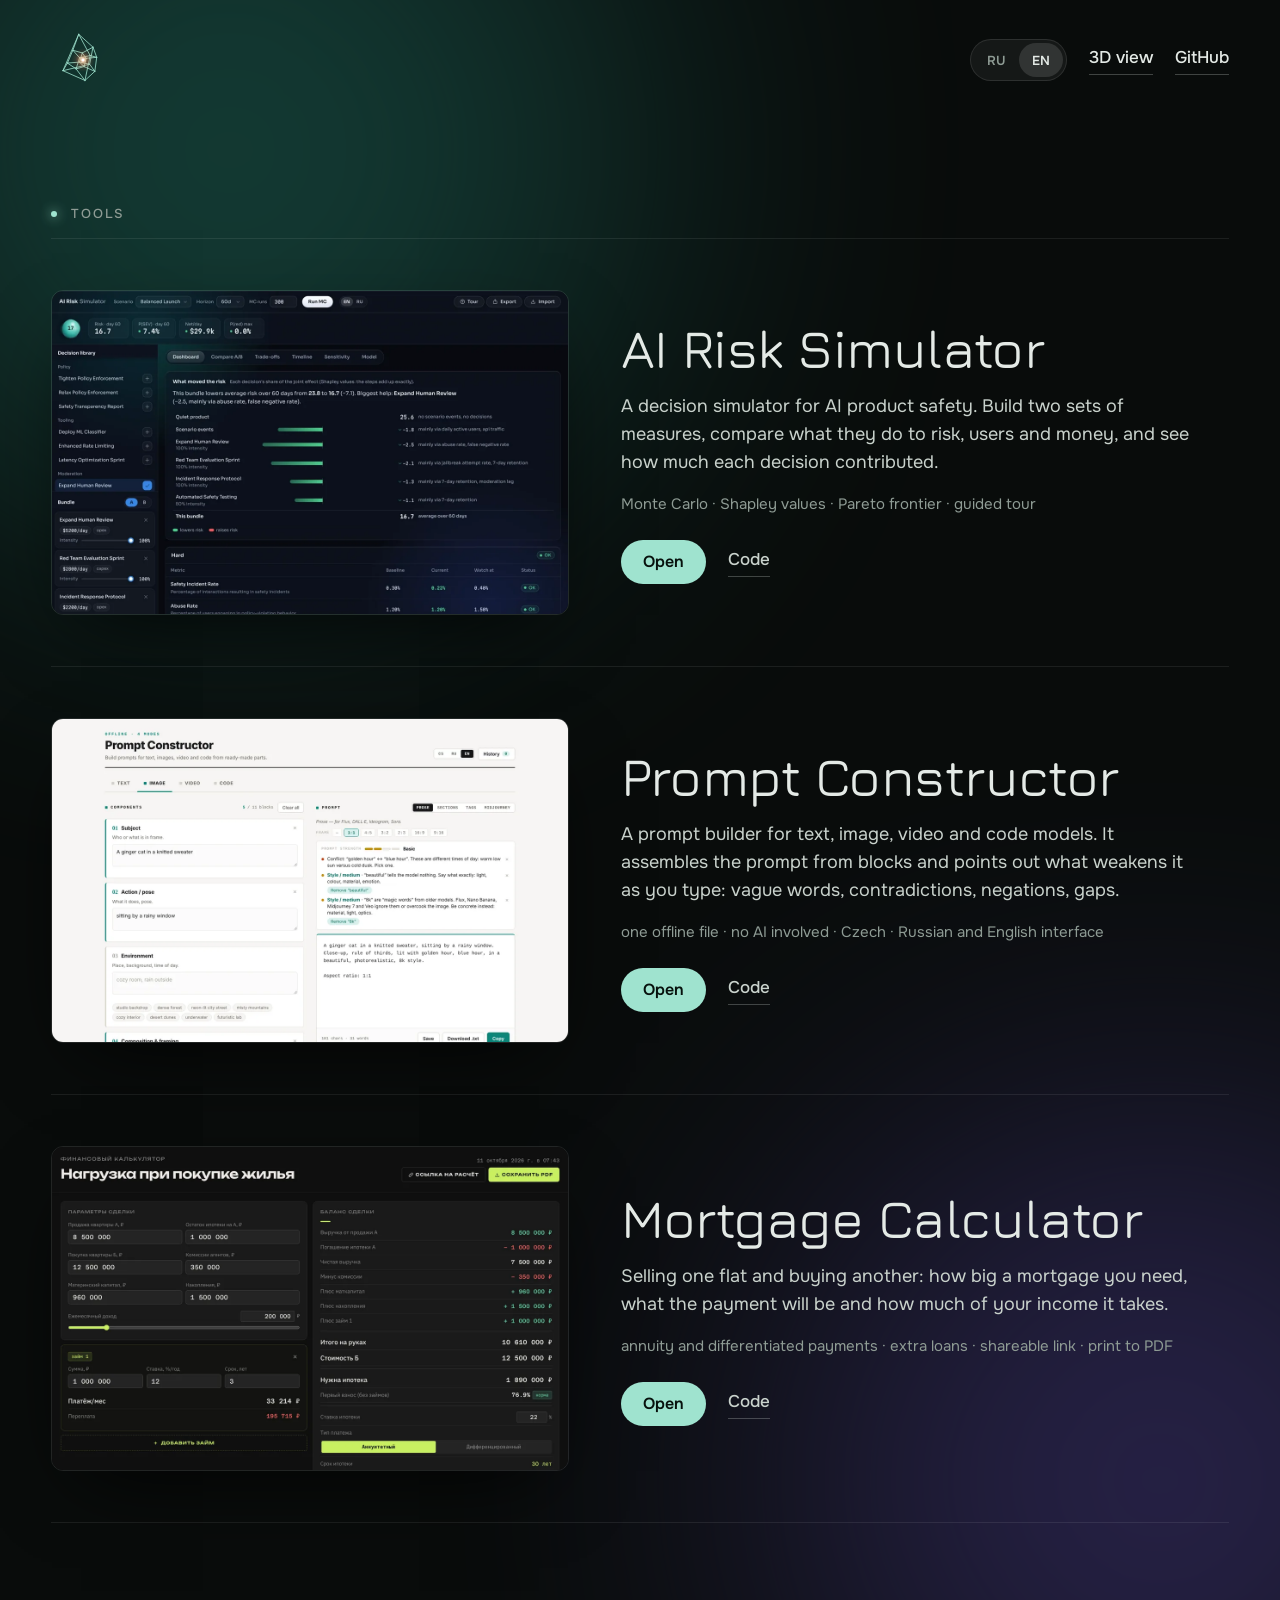
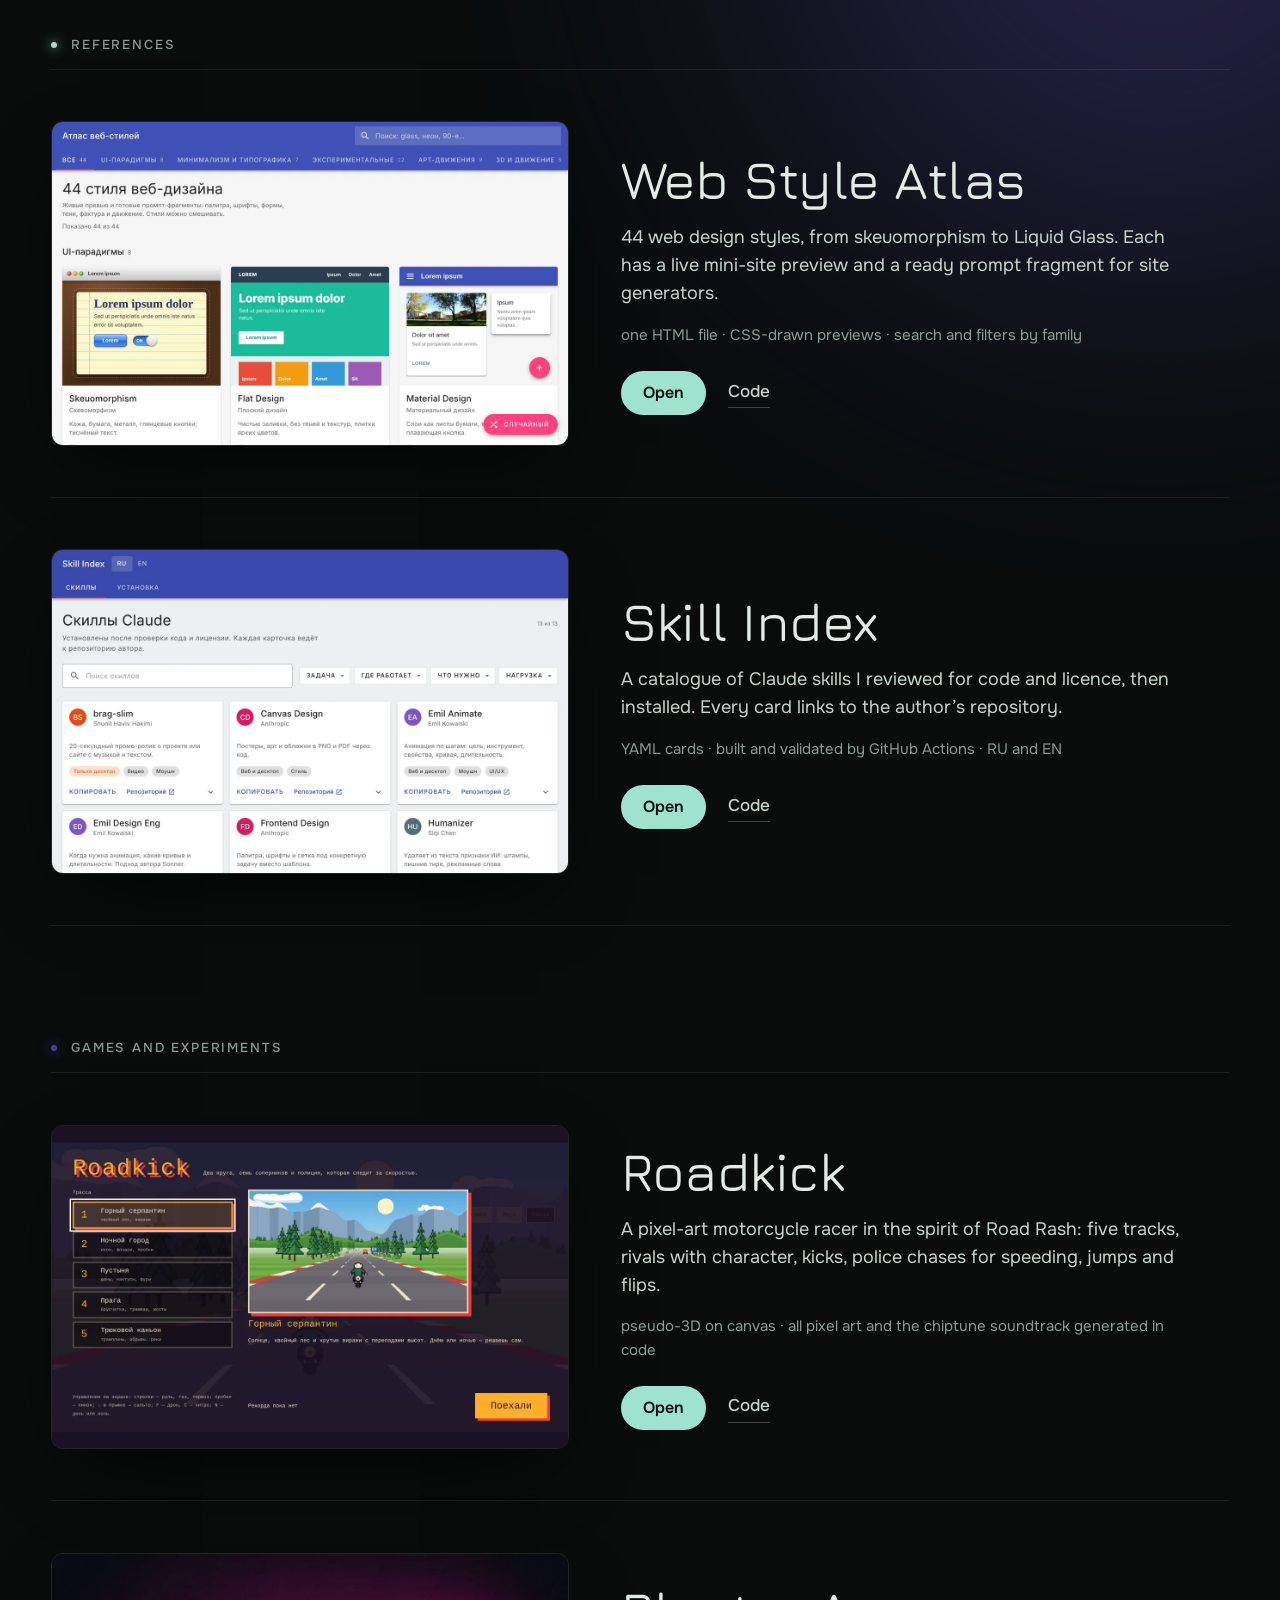
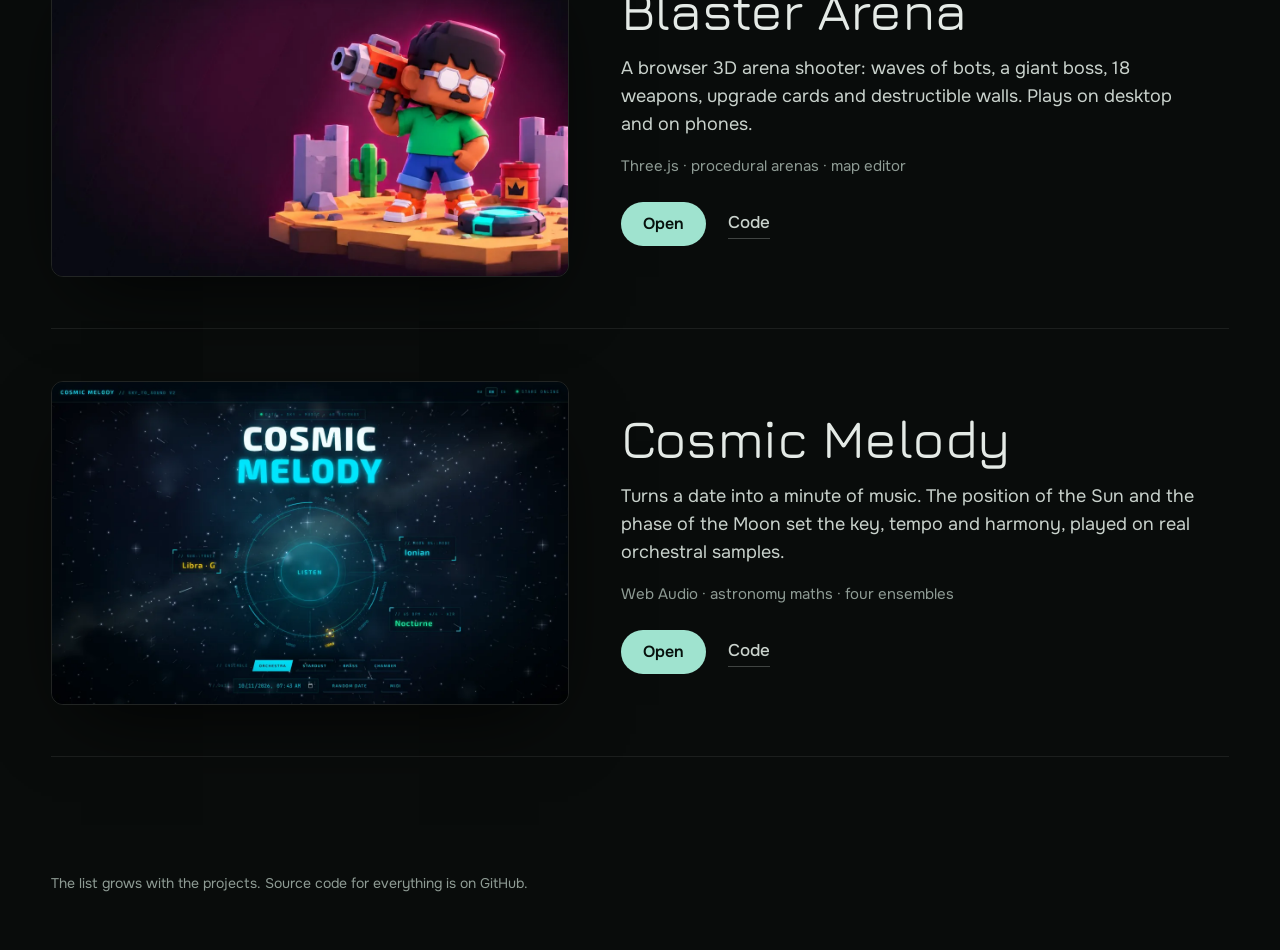
<file: classic.html>
<!DOCTYPE html>
<html lang="ru">
<head>
<meta charset="UTF-8">
<meta name="viewport" content="width=device-width, initial-scale=1.0">
<title>OZ — playground</title>
<meta name="description" content="Разные штуки, которые OZ делает в свободное время. Всё работает прямо в браузере.">
<meta property="og:title" content="OZ — playground">
<meta property="og:description" content="Инструменты, симуляторы и игры, которые работают прямо в браузере.">
<meta property="og:image" content="https://oz-the-magician.github.io/playground/img/ai-risk.webp">
<meta name="theme-color" content="#090C0B">
<link rel="icon" href="favicon.svg" type="image/svg+xml">
<link rel="preconnect" href="https://fonts.googleapis.com">
<link rel="preconnect" href="https://fonts.gstatic.com" crossorigin>
<link href="https://fonts.googleapis.com/css2?family=Onest:wght@400;500;600&family=Jura:wght@500;600&display=swap" rel="stylesheet">
<link rel="stylesheet" href="style.css">
</head>
<body>
<div class="ambient" aria-hidden="true"><div class="glow glow-a"></div><div class="glow glow-b"></div></div>

<header class="top">
  <a class="mark" href="classic.html" aria-label="OZ, главная"><svg class="tess" viewBox="0 0 64 64" aria-hidden="true"></svg></a>
  <nav class="top-nav" aria-label="Настройки и ссылки">
    <div class="lang" role="group" aria-label="Язык / Language">
      <button type="button" data-lang="ru" aria-pressed="true">RU</button>
      <button type="button" data-lang="en" aria-pressed="false">EN</button>
    </div>
    <a class="top-link" href="./">3D view</a>
    <a class="top-link" href="https://github.com/oz-the-magician">GitHub</a>
  </nav>
</header>

<main>

  <div id="projects"></div>
</main>

<footer class="foot">
  <p data-i18n="foot">Список обновляется вместе с проектами. Исходники всех работ — на GitHub.</p>
</footer>

<script type="module" src="app.js"></script>
<script src="mark.js"></script>
</body>
</html>
</file>
<file: style.css>
/* OZ — playground. Dark ambient: near-black green ground, two soft glows, mint only for what you can click. */
:root {
  color-scheme: dark;
  --ground:  #090C0B;
  --ink:     #E4EAE6;
  --ink-2:   #C9D2CC;
  --muted:   #8E9B94;
  --rule:    rgba(255, 255, 255, 0.08);
  --frame:   rgba(255, 255, 255, 0.10);
  --accent:  #9FE3CF;
  --on-accent: #07110D;
  --glow-a:  #1F6F62;
  --glow-b:  #4B3C8F;
  --display: 'Jura', 'Onest', sans-serif;
  --text:    'Onest', system-ui, sans-serif;
  --gutter: clamp(16px, 4vw, 56px);
}

*, *::before, *::after { box-sizing: border-box; }
html { -webkit-text-size-adjust: 100%; background: var(--ground); }
body {
  margin: 0;
  min-height: 100vh;
  background: var(--ground);
  color: var(--ink);
  font: 400 17px/1.55 var(--text);
  position: relative;
  overflow-x: hidden;
}
a { color: inherit; }
img { display: block; max-width: 100%; height: auto; }
:focus-visible { outline: 2px solid var(--accent); outline-offset: 3px; border-radius: 4px; }

/* ambient light */
.ambient { position: absolute; inset: 0; overflow: hidden; pointer-events: none; z-index: 0; }
.glow { position: absolute; border-radius: 50%; pointer-events: none; opacity: .45; z-index: 0; }
.glow-a { top: -260px; left: -180px; width: 820px; height: 820px; background: var(--glow-a); filter: blur(140px); }
.glow-b { top: 1100px; right: -260px; width: 760px; height: 760px; background: var(--glow-b); filter: blur(150px); }

.top, main, .foot { position: relative; z-index: 1; max-width: 1320px; margin: 0 auto; padding-left: var(--gutter); padding-right: var(--gutter); }

/* top bar */
.top { display: flex; align-items: center; justify-content: space-between; gap: 16px; flex-wrap: wrap; padding-top: 28px; }
.mark { font: 600 26px/1 var(--display); letter-spacing: 0.02em; text-decoration: none; }
.top-nav { display: flex; align-items: center; gap: 22px; }
.quiet, .top-link { font-weight: 500; text-decoration: none; border-bottom: 1px solid rgba(228, 234, 230, 0.25); padding-bottom: 2px; }
.quiet:hover, .top-link:hover { border-color: var(--ink); }
.lang { display: inline-flex; padding: 3px; border-radius: 999px; background: rgba(255, 255, 255, 0.05); border: 1px solid var(--frame); }
.lang button {
  font: 600 13px/1 var(--text); min-height: 34px; padding: 0 13px;
  border: 0; border-radius: 999px; background: transparent; color: var(--muted); cursor: pointer;
}
.lang button[aria-pressed="true"] { background: rgba(255, 255, 255, 0.12); color: var(--ink); }

main { padding-top: clamp(72px, 9vw, 128px); }

/* groups */
.group { margin-bottom: clamp(72px, 9vw, 120px); }
.group-title {
  margin: 0; display: flex; align-items: center; gap: 14px;
  font: 500 13px/1 var(--text); letter-spacing: 0.14em; text-transform: uppercase; color: var(--muted);
  padding-bottom: 18px; border-bottom: 1px solid var(--rule);
}
.group-title::before { content: ""; width: 6px; height: 6px; border-radius: 50%; background: var(--accent); box-shadow: 0 0 12px var(--accent); }
.group[data-group="play"] .group-title::before { background: var(--glow-b); box-shadow: 0 0 12px var(--glow-b); }
.list { list-style: none; margin: 0; padding: 0; }

/* one project = one row */
.project {
  display: grid;
  grid-template-columns: minmax(0, 46fr) minmax(0, 54fr);
  gap: clamp(24px, 4vw, 64px);
  padding: clamp(32px, 4vw, 56px) 0;
  border-bottom: 1px solid var(--rule);
  align-items: center;
}
.shot { display: block; border-radius: 12px; overflow: hidden; border: 1px solid var(--frame); box-shadow: 0 30px 80px -30px rgba(0, 0, 0, 0.9); }
.shot img { width: 100%; aspect-ratio: 16 / 10; object-fit: cover; transition: transform .6s ease; }
.shot:hover img { transform: scale(1.02); }

.body { display: flex; flex-direction: column; gap: 16px; min-width: 0; }
.name { margin: 0; font: 500 clamp(32px, 4.2vw, 58px)/1.04 var(--display); letter-spacing: -0.01em; overflow-wrap: anywhere; }
.name a { text-decoration: none; transition: color .2s ease; }
.name a:hover, .name a:focus-visible { color: var(--accent); }
.about { margin: 0; max-width: 36rem; font-size: 18px; color: var(--ink-2); }
.made { margin: 0; max-width: 36rem; font-size: 15px; color: var(--muted); }
.links { margin: 8px 0 0; display: flex; align-items: center; gap: 22px; flex-wrap: wrap; }
.links .quiet { color: var(--ink-2); }
.btn {
  display: inline-flex; align-items: center; min-height: 44px; padding: 0 22px;
  border-radius: 999px; background: var(--accent); color: var(--on-accent);
  font-weight: 600; font-size: 16px; text-decoration: none;
}
.btn:hover { filter: brightness(1.08); }

.foot { padding-bottom: 56px; color: var(--muted); font-size: 14px; }
.foot p { margin: 0; }

@media (max-width: 760px) {
  .project { grid-template-columns: 1fr; gap: 20px; }
  .glow-a { width: 520px; height: 520px; }
  .glow-b { width: 480px; height: 480px; }
}
@media (prefers-reduced-motion: reduce) { .shot img, .name a { transition: none; } }
</file>
